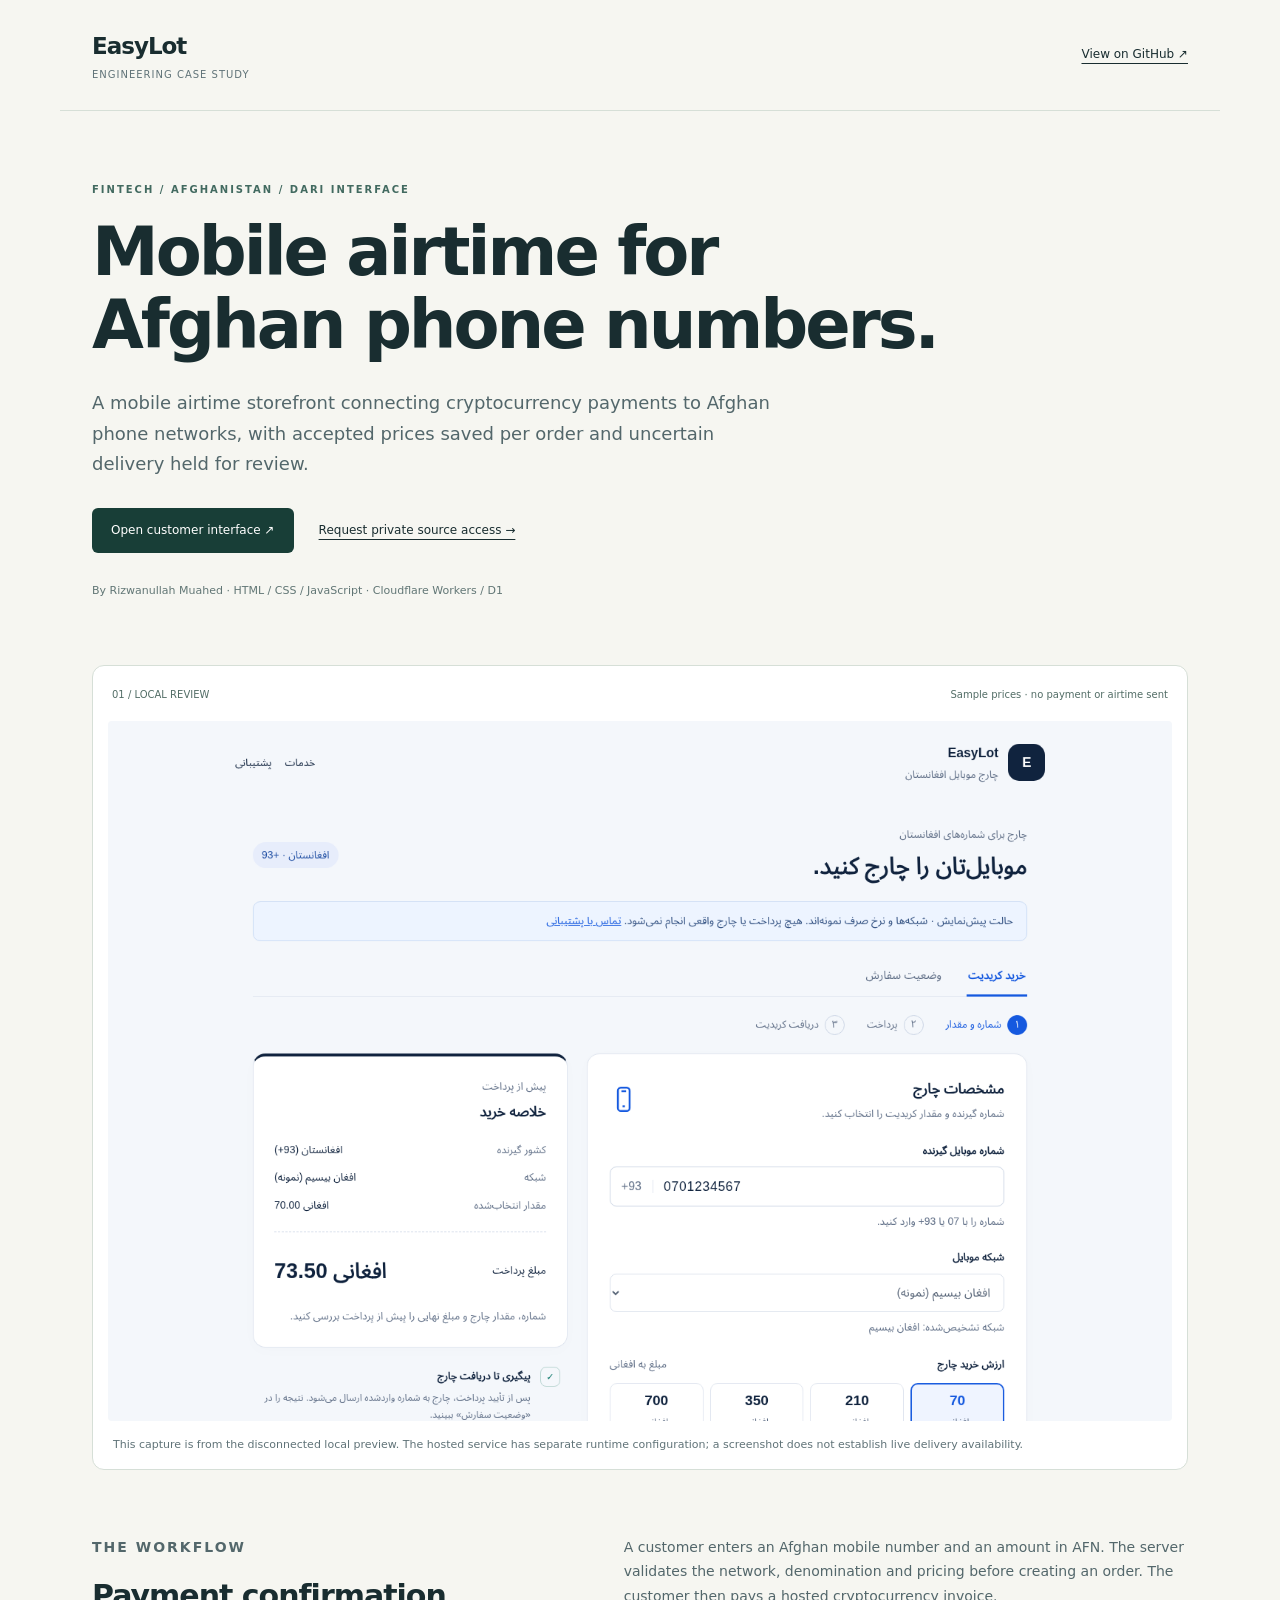
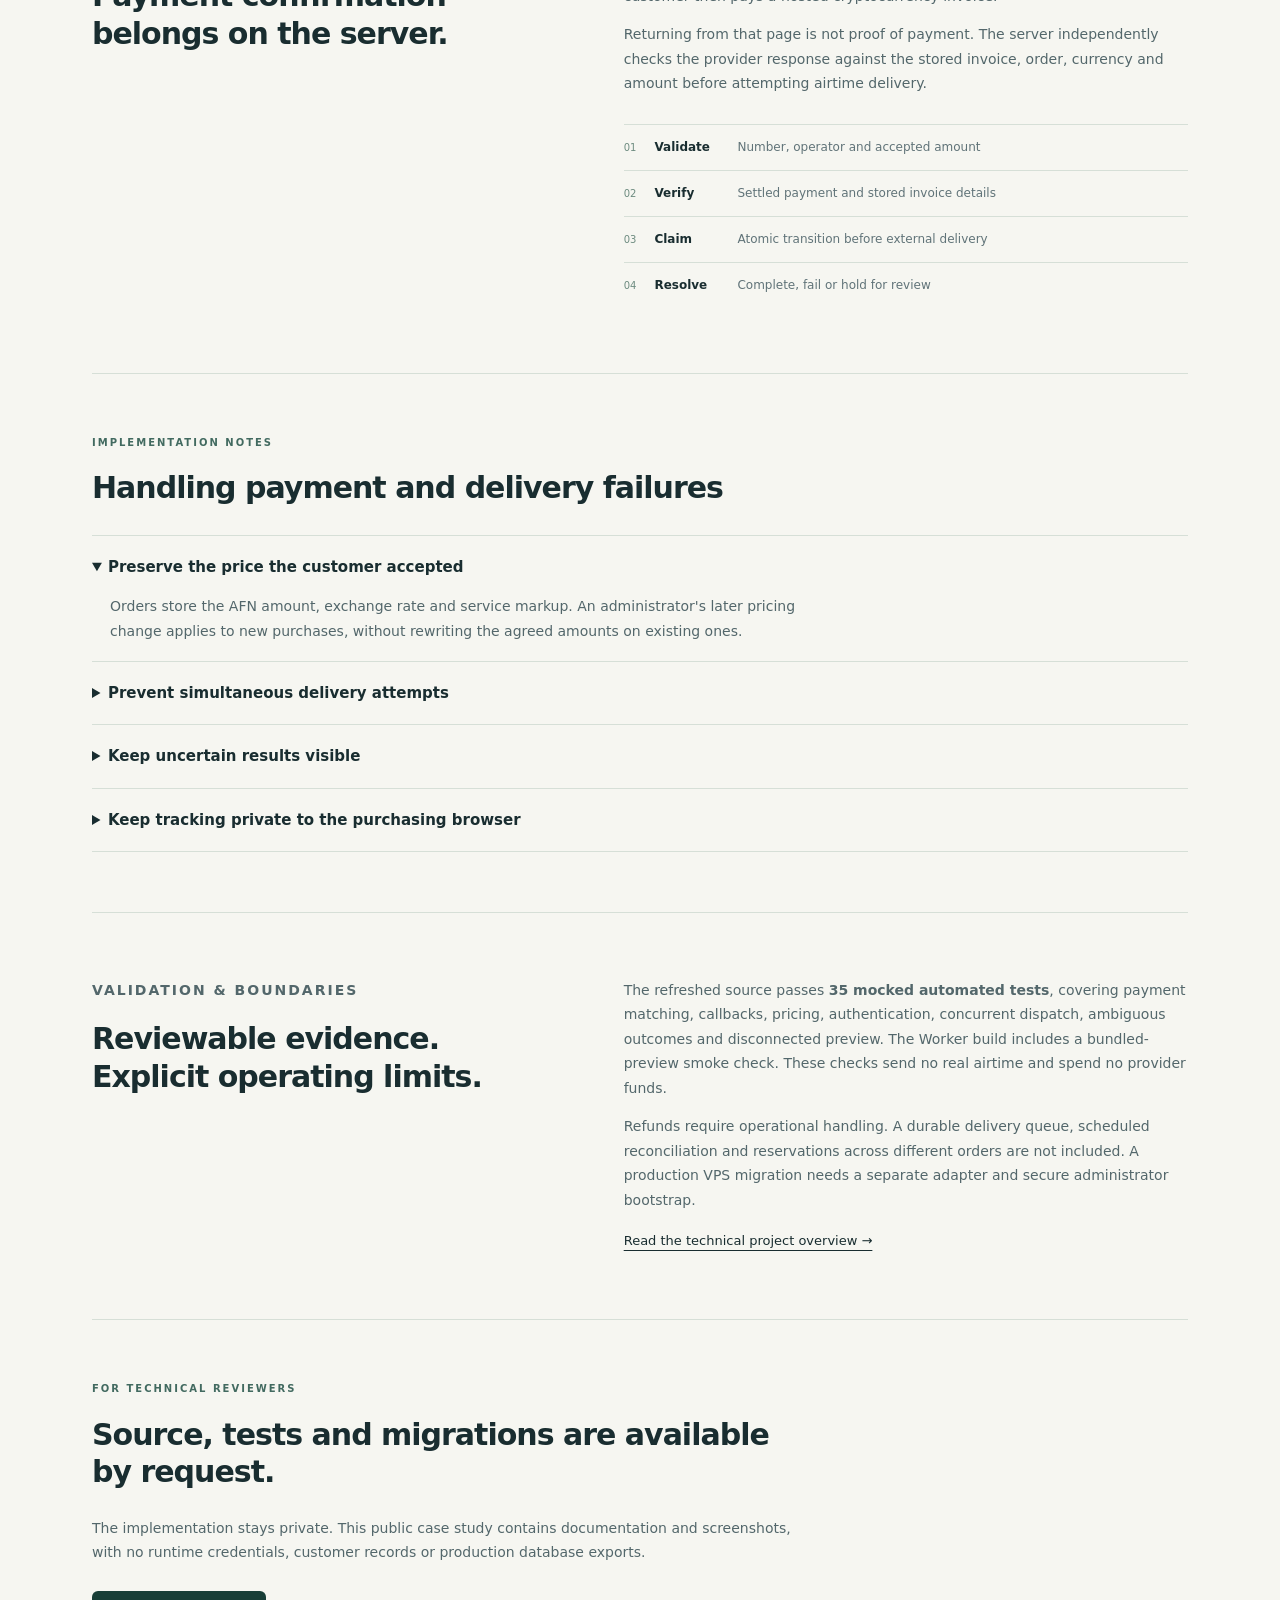
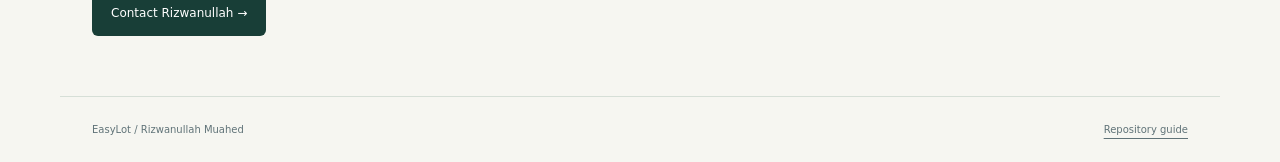
<file: index.html>
<!doctype html>
<html lang="en">
  <head>
    <meta charset="utf-8" />
    <meta name="viewport" content="width=device-width,initial-scale=1" />
    <meta
      name="description"
      content="EasyLot: a Dari mobile airtime storefront, payment verification and order processing case study by Rizwanullah Muahed."
    />
    <title>EasyLot — a payment workflow case study</title>
    <link rel="stylesheet" href="assets/case-study.css" />
  </head>
  <body>
    <a class="skip" href="#main">Skip to case study</a>
    <header>
      <a class="brand" href="./">EasyLot<span>Engineering case study</span></a
      ><a href="https://github.com/rizwanullahmuahed2-ui/easylot-showcase"
        >View on GitHub ↗</a
      >
    </header>
    <main id="main">
      <section class="hero">
        <p class="eyebrow">FINTECH / AFGHANISTAN / DARI INTERFACE</p>
        <h1>Mobile airtime for<br />Afghan phone numbers.</h1>
        <p class="lead">
          A mobile airtime storefront connecting cryptocurrency payments to
          Afghan phone networks, with accepted prices saved per order and
          uncertain delivery held for review.
        </p>
        <div class="links">
          <a
            class="button"
            href="https://afghan-topup.rizwanullahmuahed2.chatgpt.site/"
            target="_blank"
            rel="noreferrer"
            >Open customer interface ↗</a
          ><a href="mailto:rizwanullahmuahed2@gmail.com"
            >Request private source access →</a
          >
        </div>
        <p class="quiet">
          By Rizwanullah Muahed · HTML / CSS / JavaScript · Cloudflare Workers /
          D1
        </p>
      </section>
      <section class="preview">
        <div class="preview-label">
          <span>01 / LOCAL REVIEW</span
          ><span>Sample prices · no payment or airtime sent</span>
        </div>
        <img
          src="assets/local-review.png"
          alt="EasyLot Dari interface showing a sample number, available amounts and a sample quote for review"
          width="1440"
          height="1100"
        />
        <p>
          This capture is from the disconnected local preview. The hosted
          service has separate runtime configuration; a screenshot does not
          establish live delivery availability.
        </p>
      </section>
      <section class="two-col">
        <div>
          <p class="eyebrow">THE WORKFLOW</p>
          <h2>Payment confirmation belongs on the server.</h2>
        </div>
        <div>
          <p>
            A customer enters an Afghan mobile number and an amount in AFN. The
            server validates the network, denomination and pricing before
            creating an order. The customer then pays a hosted cryptocurrency
            invoice.
          </p>
          <p>
            Returning from that page is not proof of payment. The server
            independently checks the provider response against the stored
            invoice, order, currency and amount before attempting airtime
            delivery.
          </p>
          <ol class="flow">
            <li>
              <b>Validate</b><span>Number, operator and accepted amount</span>
            </li>
            <li>
              <b>Verify</b
              ><span>Settled payment and stored invoice details</span>
            </li>
            <li>
              <b>Claim</b
              ><span>Atomic transition before external delivery</span>
            </li>
            <li>
              <b>Resolve</b><span>Complete, fail or hold for review</span>
            </li>
          </ol>
        </div>
      </section>
      <section>
        <p class="eyebrow">IMPLEMENTATION NOTES</p>
        <h2>Handling payment and delivery failures</h2>
        <div class="decisions">
          <details open>
            <summary>Preserve the price the customer accepted</summary>
            <p>
              Orders store the AFN amount, exchange rate and service markup. An
              administrator's later pricing change applies to new purchases,
              without rewriting the agreed amounts on existing ones.
            </p>
          </details>
          <details>
            <summary>Prevent simultaneous delivery attempts</summary>
            <p>
              A persisted compare-and-set claims the order before calling the
              airtime provider. Concurrent callbacks cannot both dispatch the
              same stored order. This is an application-level guard, not a claim
              of universal exactly-once provider delivery.
            </p>
          </details>
          <details>
            <summary>Keep uncertain results visible</summary>
            <p>
              A timeout can occur after a provider accepts a request. The order
              moves to review rather than being sent again automatically.
              Transaction references support operational reconciliation.
            </p>
          </details>
          <details>
            <summary>Keep tracking private to the purchasing browser</summary>
            <p>
              Order lookup requires a private access cookie. Administrator
              sessions use separate authentication and authorization; payment
              return URLs do not grant delivery permission.
            </p>
          </details>
        </div>
      </section>
      <section class="two-col validation">
        <div>
          <p class="eyebrow">VALIDATION & BOUNDARIES</p>
          <h2>Reviewable evidence.<br />Explicit operating limits.</h2>
        </div>
        <div>
          <p>
            The refreshed source passes
            <strong>35 mocked automated tests</strong>, covering payment
            matching, callbacks, pricing, authentication, concurrent dispatch,
            ambiguous outcomes and disconnected preview. The Worker build
            includes a bundled-preview smoke check. These checks send no real
            airtime and spend no provider funds.
          </p>
          <p>
            Refunds require operational handling. A durable delivery queue,
            scheduled reconciliation and reservations across different orders
            are not included. A production VPS migration needs a separate
            adapter and secure administrator bootstrap.
          </p>
          <a href="docs/PROJECT_OVERVIEW.md"
            >Read the technical project overview →</a
          >
        </div>
      </section>
      <section class="contact">
        <p class="eyebrow">FOR TECHNICAL REVIEWERS</p>
        <h2>Source, tests and migrations are available by request.</h2>
        <p>
          The implementation stays private. This public case study contains
          documentation and screenshots, with no runtime credentials, customer
          records or production database exports.
        </p>
        <a class="button" href="mailto:rizwanullahmuahed2@gmail.com"
          >Contact Rizwanullah →</a
        >
      </section>
    </main>
    <footer>
      <span>EasyLot / Rizwanullah Muahed</span
      ><a href="README.md">Repository guide</a>
    </footer>
  </body>
</html>
</file>
<file: assets/case-study.css>
:root {
  font-family:
    system-ui,
    -apple-system,
    BlinkMacSystemFont,
    "Segoe UI",
    sans-serif;
  color: #192d30;
  background: #f6f6f1;
  font-synthesis: none;
}
* {
  box-sizing: border-box;
}
body {
  margin: 0;
  line-height: 1.75;
}
a {
  color: inherit;
  text-underline-offset: 5px;
}
header,
main,
footer {
  max-width: 1160px;
  margin: auto;
  padding: 0 32px;
}
header {
  display: flex;
  align-items: center;
  justify-content: space-between;
  padding-top: 26px;
  padding-bottom: 26px;
  border-bottom: 1px solid #d6dfd7;
  font-size: 12px;
}
.brand {
  font-size: 23px;
  font-weight: 750;
  letter-spacing: -1px;
  text-decoration: none;
}
.brand span {
  display: block;
  font-size: 10px;
  font-weight: 450;
  letter-spacing: 1px;
  text-transform: uppercase;
  color: #607378;
}
.skip {
  position: absolute;
  top: -80px;
  background: white;
  padding: 12px;
}
.skip:focus {
  top: 0;
  z-index: 10;
}
.hero {
  padding: 70px 0 54px;
  max-width: 880px;
}
.eyebrow {
  font-size: 10px;
  font-weight: 700;
  letter-spacing: 2px;
  color: #426a60;
  margin: 0 0 18px;
}
h1 {
  font-size: clamp(40px, 5.5vw, 67px);
  line-height: 1.08;
  letter-spacing: -3px;
  margin: 0 0 27px;
  font-weight: 650;
}
h2 {
  font-size: 30px;
  line-height: 1.25;
  letter-spacing: -1px;
  margin: 0 0 25px;
  font-weight: 600;
}
.lead {
  font-size: 18px;
  color: #53676b;
  max-width: 690px;
  line-height: 1.7;
}
.links {
  display: flex;
  align-items: center;
  gap: 25px;
  flex-wrap: wrap;
  margin: 28px 0;
  font-size: 12px;
}
.button {
  display: inline-flex;
  background: #183e37;
  color: white;
  padding: 12px 19px;
  border-radius: 6px;
  text-decoration: none;
  font-size: 12px;
}
.button:hover {
  background: #29594e;
}
.quiet {
  font-size: 11px;
  color: #617675;
}
.preview {
  background: white;
  border: 1px solid #d6dfd7;
  border-radius: 12px;
  padding: 15px;
}
.preview-label {
  display: flex;
  justify-content: space-between;
  gap: 12px;
  font-size: 10px;
  color: #526d66;
  padding: 5px 4px 17px;
}
.preview img {
  width: 100%;
  height: auto;
  max-height: 700px;
  object-fit: cover;
  object-position: top;
  display: block;
  border-radius: 4px;
}
.preview p {
  font-size: 11px;
  color: #607378;
  margin: 14px 5px 0;
}
.two-col {
  display: grid;
  grid-template-columns: 0.9fr 1.1fr;
  gap: 70px;
  padding: 65px 0;
  border-bottom: 1px solid #d6dfd7;
}
.two-col p {
  font-size: 14px;
  color: #53676b;
  margin-top: 0;
}
.flow {
  list-style: none;
  padding: 0;
  margin: 28px 0 0;
  counter-reset: step;
}
.flow li {
  display: flex;
  align-items: baseline;
  gap: 18px;
  border-top: 1px solid #d6dfd7;
  padding: 12px 0;
  font-size: 12px;
  counter-increment: step;
}
.flow li:before {
  content: counter(step, decimal-leading-zero);
  font-size: 10px;
  color: #6e8c80;
}
.flow b {
  min-width: 65px;
  font-weight: 600;
}
.flow span {
  color: #607378;
}
main > section:not(.hero):not(.preview):not(.two-col) {
  padding: 60px 0;
}
.decisions {
  margin-top: 28px;
  border-top: 1px solid #d6dfd7;
}
.decisions details {
  border-bottom: 1px solid #d6dfd7;
  padding: 18px 0;
}
.decisions summary {
  cursor: pointer;
  font-weight: 550;
  font-size: 15px;
}
.decisions p {
  max-width: 740px;
  font-size: 14px;
  color: #53676b;
  margin-bottom: 0;
  padding-left: 18px;
}
.validation {
  border-top: 1px solid #d6dfd7;
}
.validation a {
  font-size: 13px;
}
.contact {
  max-width: 700px;
}
.contact p:not(.eyebrow) {
  font-size: 14px;
  color: #53676b;
}
.contact .button {
  margin-top: 12px;
}
footer {
  display: flex;
  justify-content: space-between;
  gap: 20px;
  padding-top: 24px;
  padding-bottom: 24px;
  border-top: 1px solid #d6dfd7;
  font-size: 10px;
  color: #607378;
}
:focus-visible {
  outline: 3px solid #6b9f85;
  outline-offset: 4px;
}
summary:hover {
  text-decoration: underline;
  text-underline-offset: 5px;
}
@media (max-width: 700px) {
  header,
  main,
  footer {
    padding-left: 20px;
    padding-right: 20px;
  }
  .hero {
    padding: 42px 0;
  }
  h1 {
    font-size: 43px;
    letter-spacing: -2px;
  }
  .lead {
    font-size: 16px;
  }
  .two-col {
    grid-template-columns: 1fr;
    gap: 12px;
    padding: 40px 0;
  }
  h2 {
    font-size: 27px;
  }
  .preview-label {
    flex-direction: column;
    gap: 5px;
  }
  .preview {
    padding: 10px;
  }
  .flow li {
    flex-wrap: wrap;
    gap: 12px;
  }
  .flow span {
    flex-basis: 100%;
    padding-left: 27px;
  }
  main > section:not(.hero):not(.preview):not(.two-col) {
    padding: 40px 0;
  }
  .links {
    gap: 17px;
  }
}
</file>
